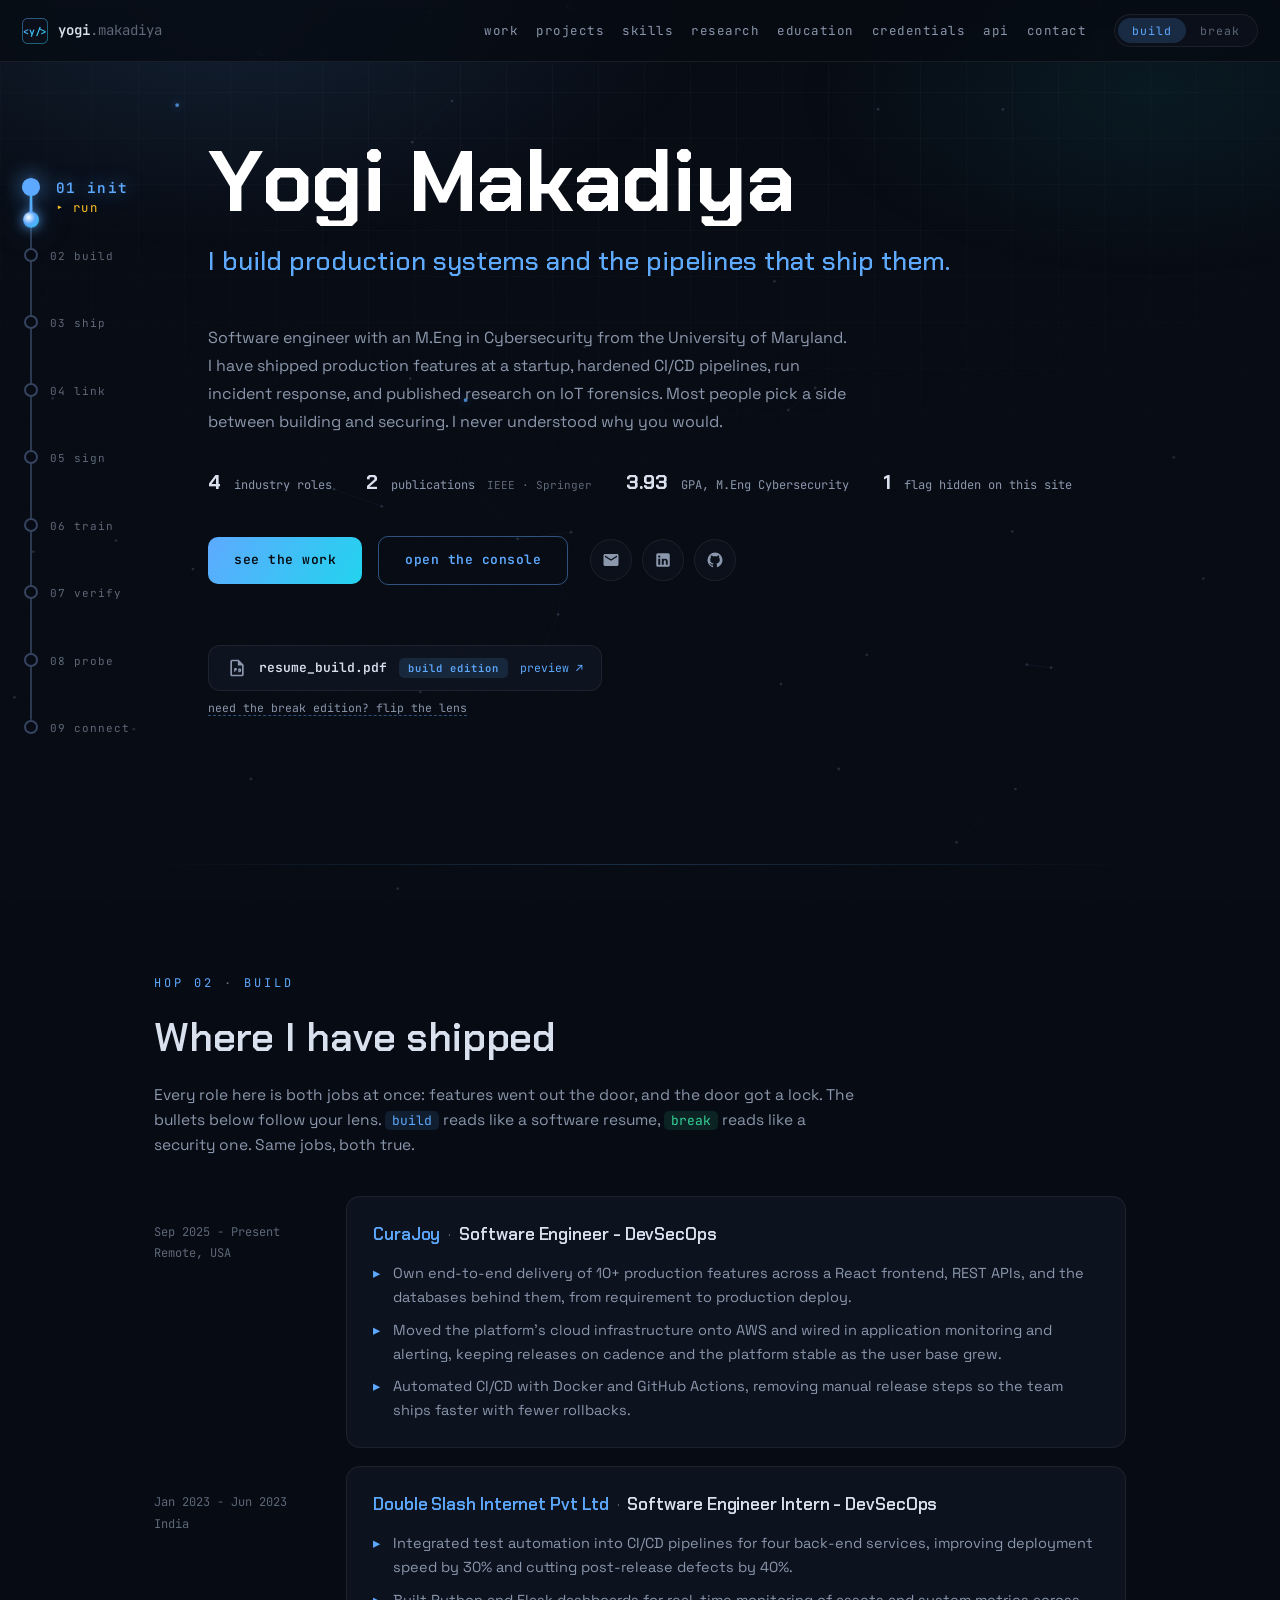
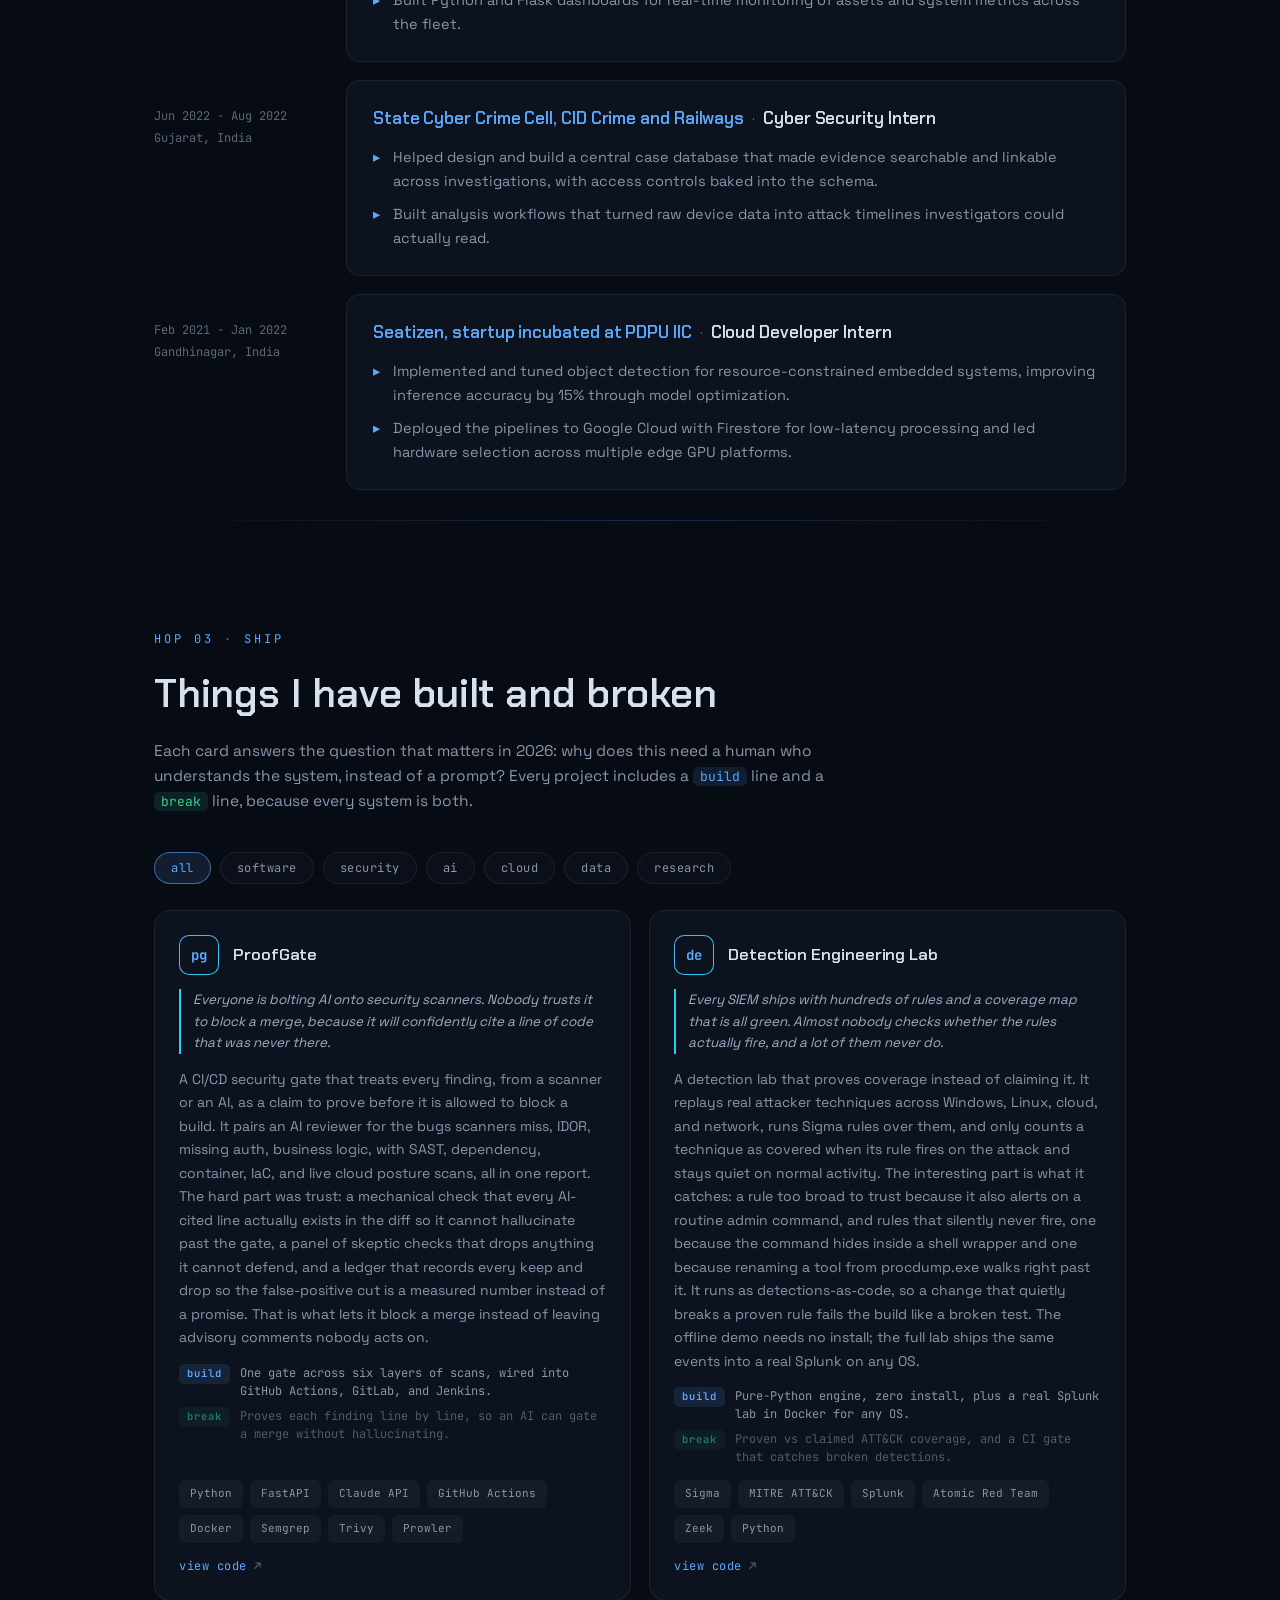
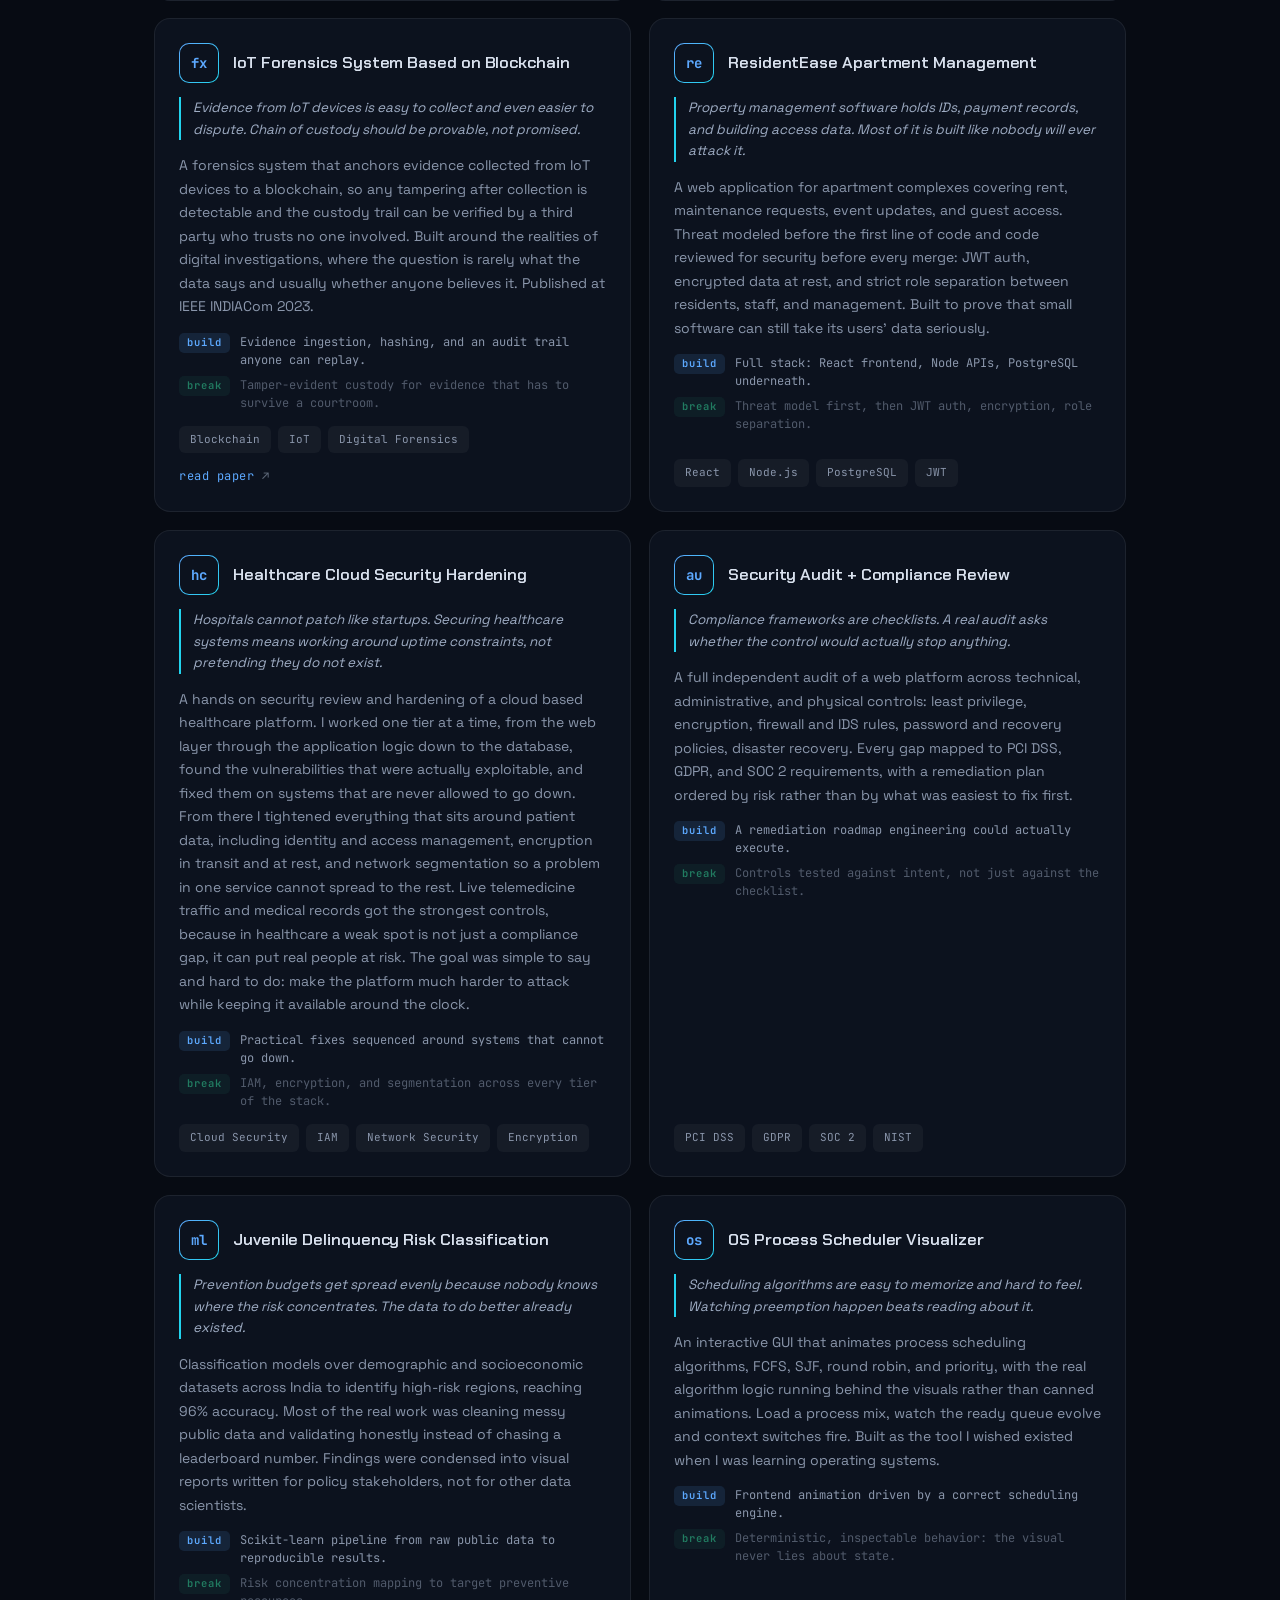
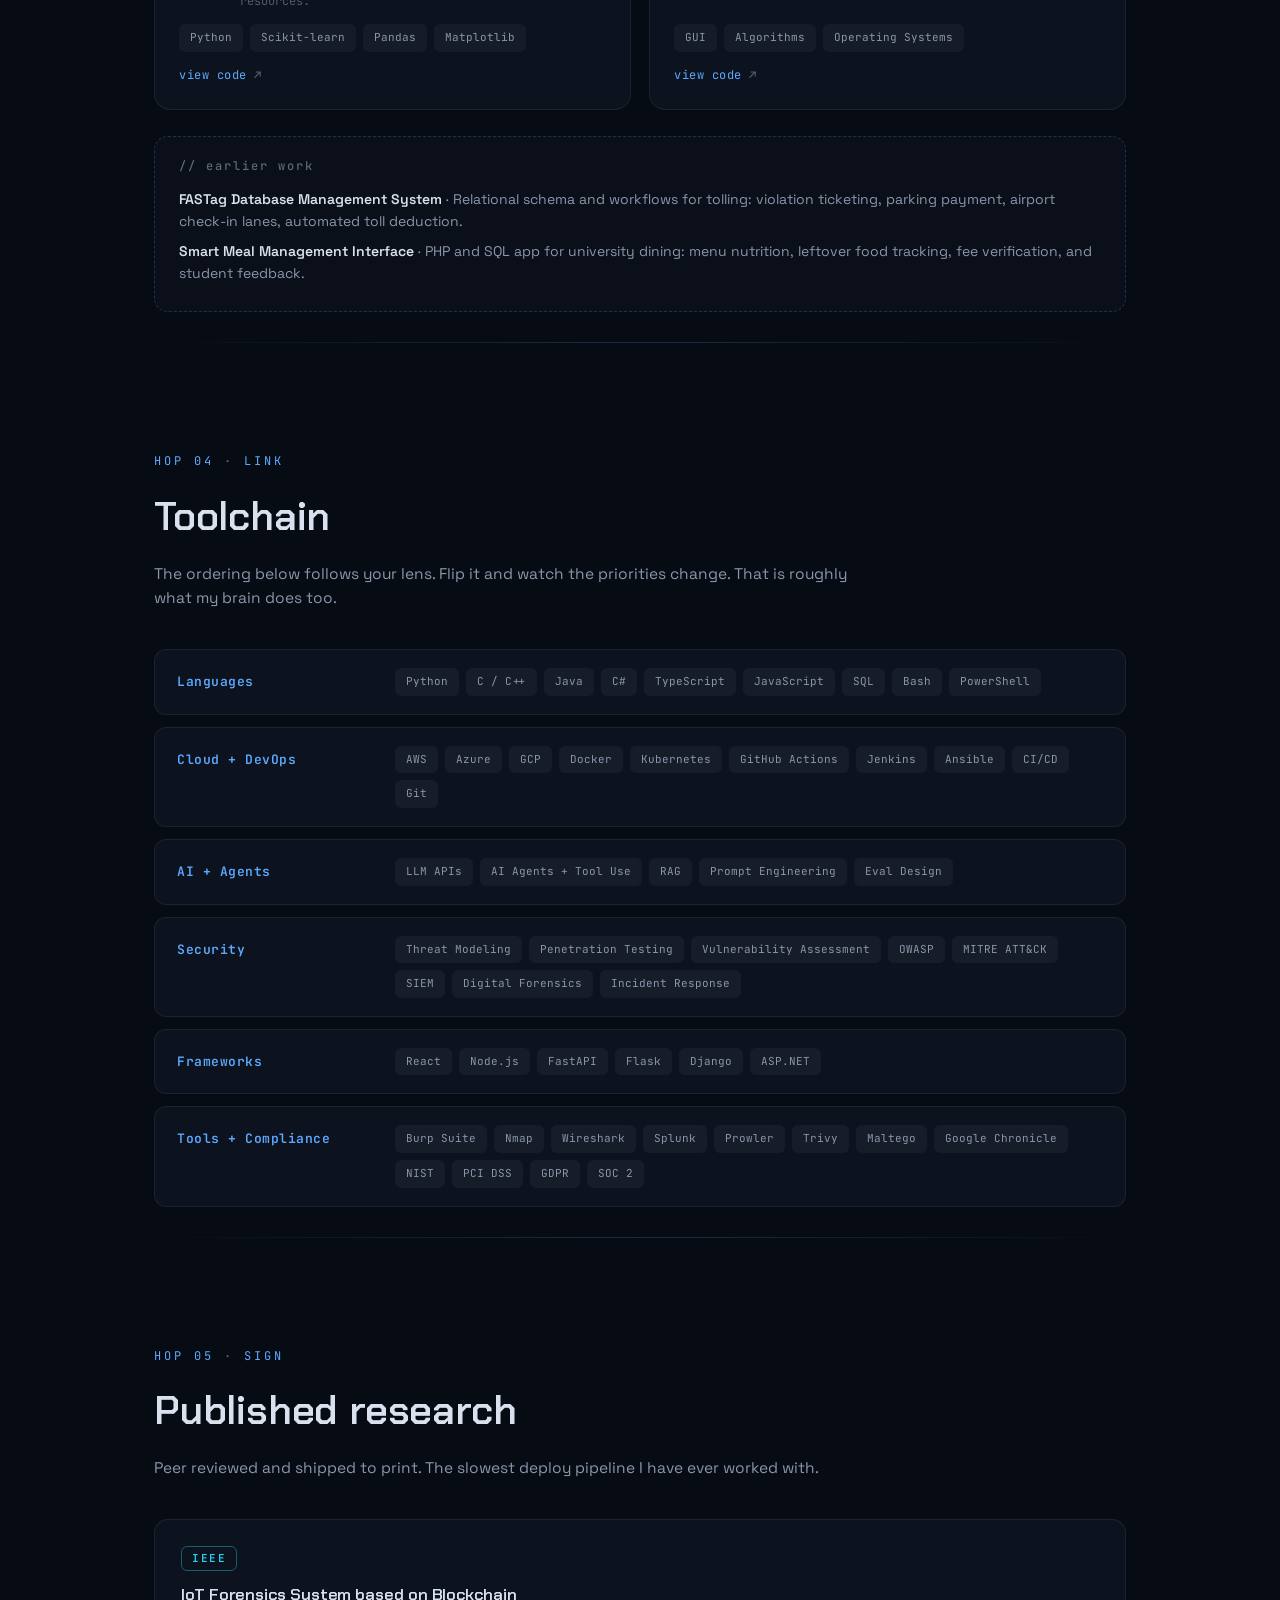
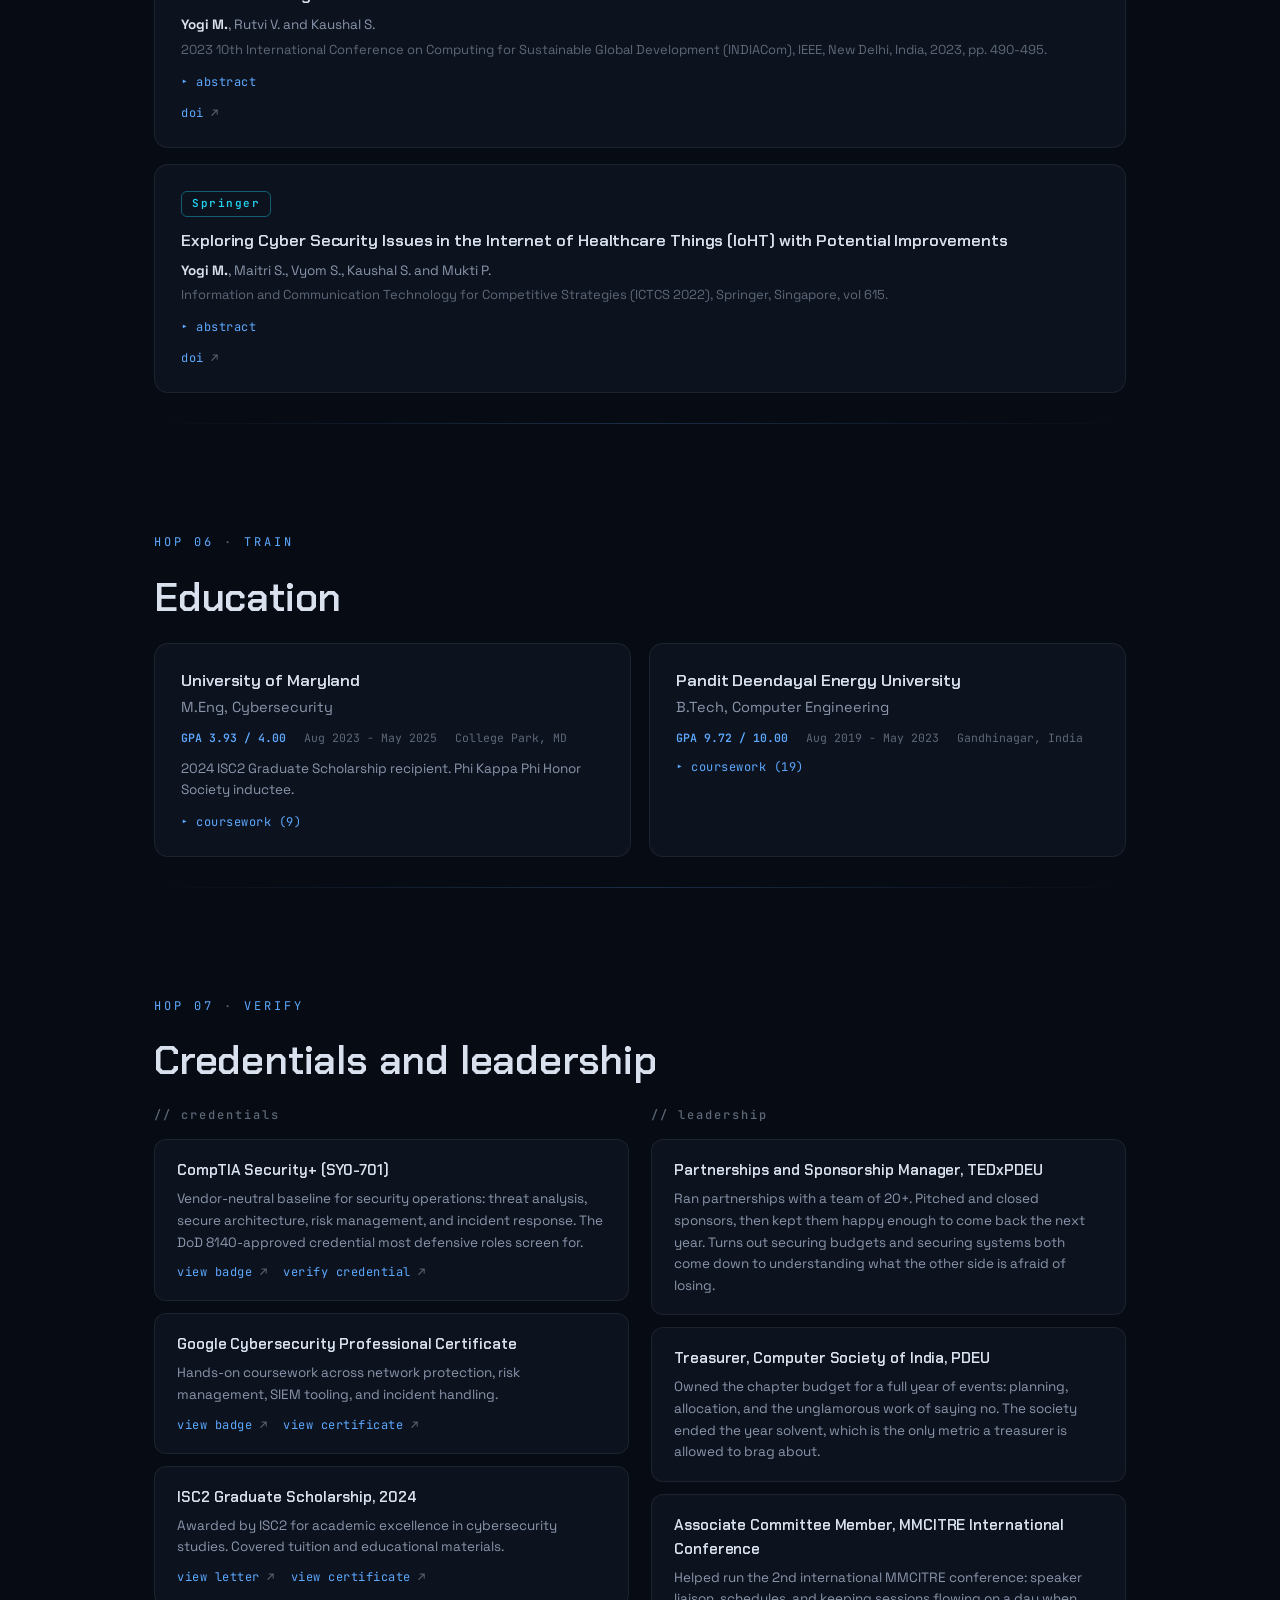
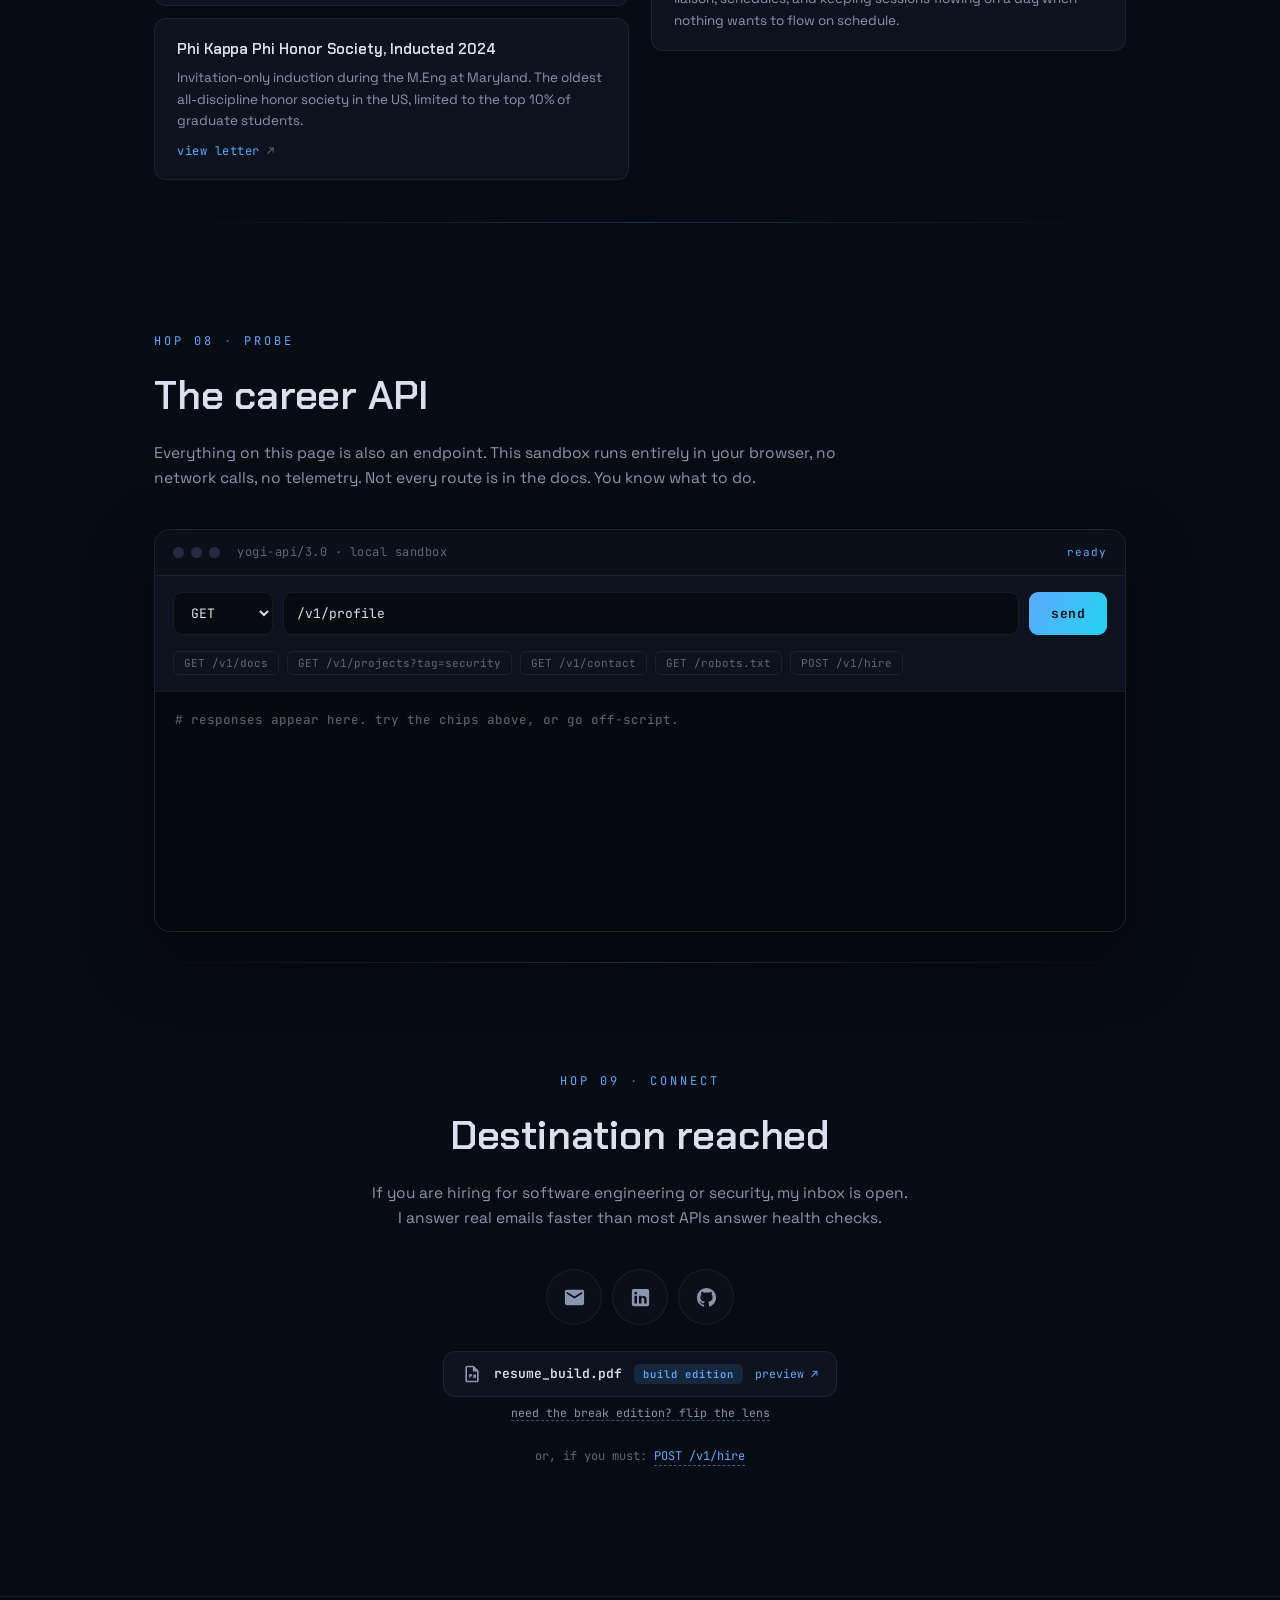
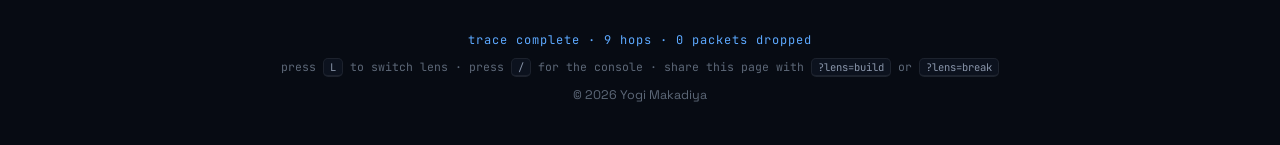
<file: index.html>
<!DOCTYPE html>
<html lang="en" data-lens="build">
<head>
  <meta charset="UTF-8">
  <meta name="viewport" content="width=device-width, initial-scale=1.0">
  <title>Yogi Makadiya · builds software, breaks software</title>
  <meta name="description" content="Software engineer and security engineer. M.Eng Cybersecurity (UMD). Ships production systems, hardens pipelines, publishes research. Two lenses, one person.">
  <meta property="og:title" content="Yogi Makadiya · builds software, breaks software">
  <meta property="og:description" content="One portfolio, two lenses. Trace the route from init to connect.">
  <meta property="og:type" content="website">
  <meta name="theme-color" content="#070b13">
  <link rel="icon" type="image/svg+xml" href="assets/favicon.svg">
  <link rel="preconnect" href="https://fonts.googleapis.com">
  <link rel="preconnect" href="https://fonts.gstatic.com" crossorigin>
  <link href="https://fonts.googleapis.com/css2?family=Chakra+Petch:wght@400;500;600;700&family=Space+Grotesk:wght@400;500;600;700&family=JetBrains+Mono:ital,wght@0,400;0,500;0,600;1,400&display=swap" rel="stylesheet">
  <link rel="stylesheet" href="css/style.css">
</head>
<body>

  <!-- thin scroll progress bar, shown when the rail is hidden (smaller screens) -->
  <div id="progress" aria-hidden="true"></div>

  <!-- the route HUD: a fixed pipeline tracker. passed stages stay marked -->
  <div id="rail" aria-hidden="true">
    <div class="rail-line"></div>
    <div class="rail-fill"></div>
    <div class="rail-packet"><span class="packet-core"></span></div>
  </div>

  <nav id="nav">
    <a class="logo" href="#top" aria-label="home">
      <svg width="26" height="26" viewBox="0 0 64 64" aria-hidden="true">
        <rect width="64" height="64" rx="14" fill="#0a0f1a"/>
        <rect x="1" y="1" width="62" height="62" rx="13" fill="none" stroke="url(#logograd)" stroke-width="2" opacity=".6"/>
        <defs><linearGradient id="logograd" x1="0" y1="0" x2="1" y2="1">
          <stop offset="0" stop-color="var(--acc)"/><stop offset="1" stop-color="var(--acc2)"/>
        </linearGradient></defs>
        <text x="32" y="42" font-family="'JetBrains Mono', monospace" font-size="24" font-weight="700" text-anchor="middle" fill="url(#logograd)">&lt;y/&gt;</text>
      </svg>
      <span class="logo-text">yogi<span class="logo-dim">.makadiya</span></span>
    </a>

    <div class="nav-links" id="navLinks">
      <a href="#experience">work</a>
      <a href="#projects">projects</a>
      <a href="#skills">skills</a>
      <a href="#research">research</a>
      <a href="#education">education</a>
      <a href="#beyond">credentials</a>
      <a href="#console">api</a>
      <a href="#contact">contact</a>
    </div>

    <div class="nav-right">
      <div class="lens-toggle" role="group" aria-label="viewing lens" title="Same person, two lenses. Press L to switch.">
        <button class="lens-btn lens-build" data-set-lens="build" aria-pressed="true">build</button>
        <button class="lens-btn lens-break" data-set-lens="break" aria-pressed="false">break</button>
      </div>
      <button id="burger" aria-label="menu" aria-expanded="false" aria-controls="navLinks"><span></span><span></span><span></span></button>
    </div>
  </nav>

  <main id="top">

    <!-- ============ HOP 01 · INIT ============ -->
    <header class="hero section" data-stage="init">
      <div class="wrap">
        <h1 class="hero-name">Yogi Makadiya</h1>
        <h2 class="tagline" id="tagline">I build production systems and the pipelines that ship them.</h2>
        <p class="hero-sub">
          Software engineer with an M.Eng in Cybersecurity from the University of Maryland.
          I have shipped production features at a startup, hardened CI/CD pipelines, run incident
          response, and published research on IoT forensics. Most people pick a side between
          building and securing. I never understood why you would.
        </p>
        <div class="hero-stats" id="heroStats">
          <span><b>4</b> industry roles</span>
          <span><b>2</b> publications <i>IEEE · Springer</i></span>
          <span><b>3.93</b> GPA, M.Eng Cybersecurity</span>
          <span><b>1</b> flag hidden on this site</span>
        </div>
        <div class="hero-actions">
          <a class="btn btn-solid" href="#projects">see the work</a>
          <a class="btn btn-ghost" href="#console">open the console</a>
          <div class="hero-icons" id="heroIcons"></div>
        </div>
        <div class="resume-slot" data-resume-slot></div>
        <noscript>
          <p class="noscript-note">JavaScript is off, so the interactive parts will sit this one out.
          The important bits: yogimakadiya3 at gmail dot com · linkedin.com/in/yogibm · github.com/yogimy03</p>
        </noscript>
      </div>
    </header>

    <!-- ============ HOP 02 · BUILD ============ -->
    <section id="experience" class="section" data-stage="build">
      <div class="wrap">
        <p class="kicker mono">hop 02 <span class="k-sep">·</span> build</p>
        <h2 class="section-title">Where I have shipped</h2>
        <p class="section-sub">Every role here is both jobs at once: features went out the door, and the door got a lock.
        The bullets below follow your lens. <span class="inline-build mono">build</span> reads like a software resume,
        <span class="inline-break mono">break</span> reads like a security one. Same jobs, both true.</p>
        <div class="timeline" id="timeline"></div>
      </div>
    </section>

    <!-- ============ HOP 03 · SHIP ============ -->
    <section id="projects" class="section" data-stage="ship">
      <div class="wrap">
        <p class="kicker mono">hop 03 <span class="k-sep">·</span> ship</p>
        <h2 class="section-title">Things I have built and broken</h2>
        <p class="section-sub">
          Each card answers the question that matters in 2026: why does this need a human who understands
          the system, instead of a prompt? Every project includes a <span class="inline-build mono">build</span> line and a
          <span class="inline-break mono">break</span> line, because every system is both.
        </p>
        <div class="filters mono" id="filters"></div>
        <div class="grid" id="projectGrid"></div>
        <div class="earlier" id="earlier"></div>
      </div>
    </section>

    <!-- ============ HOP 04 · LINK ============ -->
    <section id="skills" class="section" data-stage="link">
      <div class="wrap">
        <p class="kicker mono">hop 04 <span class="k-sep">·</span> link</p>
        <h2 class="section-title">Toolchain</h2>
        <p class="section-sub">The ordering below follows your lens. Flip it and watch the priorities change. That is roughly what my brain does too.</p>
        <div class="skill-groups" id="skillGroups"></div>
      </div>
    </section>

    <!-- ============ HOP 05 · SIGN ============ -->
    <section id="research" class="section" data-stage="sign">
      <div class="wrap">
        <p class="kicker mono">hop 05 <span class="k-sep">·</span> sign</p>
        <h2 class="section-title">Published research</h2>
        <p class="section-sub">Peer reviewed and shipped to print. The slowest deploy pipeline I have ever worked with.</p>
        <div class="pub-list" id="pubList"></div>
      </div>
    </section>

    <!-- ============ HOP 06 · TRAIN ============ -->
    <section id="education" class="section" data-stage="train">
      <div class="wrap">
        <p class="kicker mono">hop 06 <span class="k-sep">·</span> train</p>
        <h2 class="section-title">Education</h2>
        <div class="edu-list" id="eduList"></div>
      </div>
    </section>

    <!-- ============ HOP 07 · VERIFY ============ -->
    <section id="beyond" class="section" data-stage="verify">
      <div class="wrap">
        <p class="kicker mono">hop 07 <span class="k-sep">·</span> verify</p>
        <h2 class="section-title">Credentials and leadership</h2>
        <div class="beyond-cols">
          <div class="beyond-col" id="credentials">
            <h3 class="beyond-head mono">// credentials</h3>
            <div id="credList"></div>
          </div>
          <div class="beyond-col" id="leadership">
            <h3 class="beyond-head mono">// leadership</h3>
            <div id="leadList"></div>
          </div>
        </div>
      </div>
    </section>

    <!-- ============ HOP 08 · PROBE ============ -->
    <section id="console" class="section" data-stage="probe">
      <div class="wrap">
        <p class="kicker mono">hop 08 <span class="k-sep">·</span> probe</p>
        <h2 class="section-title">The career API</h2>
        <p class="section-sub">
          Everything on this page is also an endpoint. This sandbox runs entirely in your browser,
          no network calls, no telemetry. Not every route is in the docs. You know what to do.
        </p>
        <div class="console-box">
          <div class="console-head mono">
            <span class="c-dot"></span><span class="c-dot"></span><span class="c-dot"></span>
            <span class="console-title">yogi-api/3.0 · local sandbox</span>
            <span class="console-status" id="consoleStatus">ready</span>
          </div>
          <form class="req-row" id="reqForm" autocomplete="off">
            <select id="reqMethod" class="mono" aria-label="HTTP method">
              <option>GET</option>
              <option>POST</option>
              <option>PUT</option>
              <option>DELETE</option>
            </select>
            <input id="reqPath" class="mono" type="text" value="/v1/profile" spellcheck="false" aria-label="request path">
            <button type="submit" class="btn btn-solid btn-send mono">send</button>
          </form>
          <div class="hint-chips mono" id="hintChips"></div>
          <pre class="resp mono" id="respPane"><span class="resp-dim"># responses appear here. try the chips above, or go off-script.</span></pre>
        </div>
      </div>
    </section>

    <!-- ============ HOP 09 · CONNECT ============ -->
    <section id="contact" class="section" data-stage="connect">
      <div class="wrap contact-wrap">
        <p class="kicker mono">hop 09 <span class="k-sep">·</span> connect</p>
        <h2 class="section-title">Destination reached</h2>
        <p class="section-sub contact-sub">
          If you are hiring for software engineering or security, my inbox is open.
          I answer real emails faster than most APIs answer health checks.
        </p>
        <div class="contact-actions" id="contactActions"></div>
        <div class="resume-slot resume-slot-center" data-resume-slot></div>
        <p class="contact-alt mono">or, if you must: <button class="linklike mono" id="hireShortcut">POST /v1/hire</button></p>
      </div>
    </section>

  </main>

  <footer>
    <div class="wrap foot-wrap">
      <p class="mono foot-trace" id="footTrace">trace complete · 9 hops · 0 packets dropped</p>
      <p class="mono foot-tips">press <kbd>L</kbd> to switch lens · press <kbd>/</kbd> for the console · share this page with <kbd>?lens=build</kbd> or <kbd>?lens=break</kbd></p>
      <p class="foot-meta">© 2026 Yogi Makadiya</p>
    </div>
  </footer>

  <!-- resume preview: opens from the resume artifact, previews the PDF inline -->
  <div id="resumeModal" class="rm-overlay" hidden>
    <div class="rm-box" role="dialog" aria-modal="true" aria-label="resume preview">
      <div class="rm-head mono">
        <span class="rm-file" id="rmFile">resume.pdf</span>
        <span class="ra-tag" id="rmTag"></span>
        <span class="rm-spacer"></span>
        <button class="rm-switch mono" id="rmSwitch" hidden></button>
        <a class="rm-dl mono" id="rmDownload" href="#" target="_blank" rel="noopener" download>download ↓</a>
        <button class="rm-close" id="rmClose" aria-label="close preview">✕</button>
      </div>
      <div class="rm-body" id="rmBody"></div>
      <p class="rm-note mono">preview not loading? the download button opens the file directly.</p>
    </div>
  </div>

  <script src="js/data.js"></script>
  <script src="js/api.js"></script>
  <script src="js/main.js"></script>
</body>
</html>
</file>
<file: css/style.css>
/* ============================================================
   style.css - dark, technical, two-lens theme.
   The lens (build/break) swaps --acc / --acc2 on <html data-lens>.
   ============================================================ */

:root {
  --bg: #070b13;
  --panel: #0c121e;
  --panel-2: #0a0f19;
  --line: rgba(255, 255, 255, 0.07);
  --text: #d9e1ee;
  --muted: #8a96ab;
  --dim: #5d6878;

  /* type system: Chakra Petch = squared HUD display, Space Grotesk = body,
     JetBrains Mono = terminal/readouts. */
  --font-display: "Chakra Petch", "Space Grotesk", system-ui, sans-serif;
  --font-body: "Space Grotesk", system-ui, sans-serif;
  --font-mono: "JetBrains Mono", ui-monospace, Menlo, monospace;
}

html[data-lens="build"] {
  --acc: #5da9ff;
  --acc2: #22d3ee;
}
html[data-lens="break"] {
  --acc: #34d399;
  --acc2: #a3e635;
}

* { margin: 0; padding: 0; box-sizing: border-box; }

html { scroll-behavior: smooth; }

body {
  background: var(--bg);
  color: var(--text);
  font-family: var(--font-body);
  line-height: 1.6;
  overflow-x: hidden;
}

/* faint blueprint grid + lens-colored glow */
body::before {
  content: "";
  position: fixed;
  inset: 0;
  background-image:
    linear-gradient(rgba(255, 255, 255, 0.022) 1px, transparent 1px),
    linear-gradient(90deg, rgba(255, 255, 255, 0.022) 1px, transparent 1px);
  background-size: 46px 46px;
  -webkit-mask-image: radial-gradient(ellipse 90% 65% at 50% 0%, #000 35%, transparent 100%);
  mask-image: radial-gradient(ellipse 90% 65% at 50% 0%, #000 35%, transparent 100%);
  pointer-events: none;
  z-index: 0;
}
body::after {
  content: "";
  position: fixed;
  inset: 0;
  background:
    radial-gradient(ellipse 55% 40% at 18% 0%, color-mix(in srgb, var(--acc) 13%, transparent), transparent 70%),
    radial-gradient(ellipse 40% 30% at 90% 10%, color-mix(in srgb, var(--acc2) 7%, transparent), transparent 70%);
  pointer-events: none;
  z-index: 0;
  transition: background 0.6s ease;
}

::selection { background: color-mix(in srgb, var(--acc) 35%, transparent); color: #fff; }

::-webkit-scrollbar { width: 10px; height: 10px; }
::-webkit-scrollbar-track { background: var(--bg); }
::-webkit-scrollbar-thumb { background: #1c2433; border-radius: 6px; border: 2px solid var(--bg); }
::-webkit-scrollbar-thumb:hover { background: #2a3447; }

.mono { font-family: var(--font-mono); }

summary::-webkit-details-marker { display: none; }

a { color: var(--acc); text-decoration: none; }
a:hover { text-decoration: underline; }

main, footer, nav { position: relative; z-index: 1; }

.wrap { max-width: 1020px; margin: 0 auto; padding: 0 24px; }

/* ===================== progress bar (small screens) ===================== */

#progress {
  position: fixed;
  top: 0; left: 0;
  width: 100%; height: 3px;
  background: linear-gradient(90deg, var(--acc), var(--acc2));
  transform: scaleX(0);
  transform-origin: left;
  z-index: 60;
  display: none;
}
@media (max-width: 1279px) { #progress { display: block; } }

/* ===================== the route HUD =====================
   Fixed to the viewport: passed stages stay marked, the current
   stage glows, the line fills up behind the packet. */

#rail {
  position: fixed;
  left: 30px;
  top: 50%;
  transform: translateY(-50%);
  height: min(60vh, 540px);
  width: 2px;
  z-index: 40;
  display: none;
  pointer-events: none;
}
@media (min-width: 1280px) { #rail { display: block; } }

.rail-line {
  position: absolute;
  inset: 0;
  width: 2px;
  border-radius: 2px;
  background: #2c3850;
}

.rail-fill {
  position: absolute;
  top: 0; left: 0;
  width: 2px;
  height: 0;
  border-radius: 2px;
  background: linear-gradient(180deg, var(--acc2), var(--acc));
  box-shadow: 0 0 9px color-mix(in srgb, var(--acc) 55%, transparent);
}

.rail-node {
  position: absolute;
  left: -6px;
  width: 14px; height: 14px;
  border-radius: 50%;
  background: var(--bg);
  border: 2px solid #364360;
  cursor: pointer;
  pointer-events: auto;
  transition: border-color 0.3s ease, background 0.3s ease, box-shadow 0.3s ease, transform 0.3s ease;
}
.rail-node:hover { border-color: var(--acc); }
.rail-node .rail-label {
  position: absolute;
  left: 24px;
  top: -2px;
  font-family: "JetBrains Mono", monospace;
  font-size: 11px;
  letter-spacing: 1px;
  color: #5d6878;
  white-space: nowrap;
  transition: color 0.3s ease, text-shadow 0.3s ease;
}
.rail-node.lit {
  border-color: var(--acc);
  background: color-mix(in srgb, var(--acc) 40%, var(--bg));
  box-shadow: 0 0 8px color-mix(in srgb, var(--acc) 45%, transparent);
}
.rail-node.lit .rail-label { color: color-mix(in srgb, var(--acc) 80%, #fff); }
.rail-node.now {
  transform: scale(1.3);
  background: var(--acc);
  box-shadow: 0 0 16px color-mix(in srgb, var(--acc) 80%, transparent);
}

/* test-runner verdicts under each stage label */
.rail-node .rail-check,
.rail-node .rail-run {
  position: absolute;
  left: 24px;
  top: 13px;
  font-family: "JetBrains Mono", monospace;
  font-size: 9.5px;
  letter-spacing: 0.5px;
  white-space: nowrap;
  opacity: 0;
  transform: translateY(-4px);
  transition: opacity 0.3s ease, transform 0.3s ease;
  pointer-events: none;
}
.rail-node .rail-check { color: #34d399; }
.rail-node .rail-run { color: #fbbf24; }
.rail-node.done .rail-check { opacity: 1; transform: none; }
.rail-node.now:not(.done) .rail-run { opacity: 1; transform: none; }
.rail-node.now .rail-label {
  color: var(--acc);
  font-weight: 600;
  text-shadow: 0 0 14px color-mix(in srgb, var(--acc) 70%, transparent);
}

.rail-packet {
  position: absolute;
  left: -7px;
  top: 0;
  width: 16px; height: 16px;
  will-change: transform;
  transition: transform 0.12s linear;
  transform-origin: center;
}
.rail-packet::before {
  /* the trail */
  content: "";
  position: absolute;
  left: 6px;
  bottom: 14px;
  width: 4px; height: 42px;
  border-radius: 4px;
  background: linear-gradient(180deg, transparent, color-mix(in srgb, var(--acc) 55%, transparent));
}
.packet-core {
  display: block;
  width: 16px; height: 16px;
  border-radius: 50%;
  background: radial-gradient(circle at 35% 35%, #fff, var(--acc) 45%, var(--acc2));
  box-shadow:
    0 0 12px color-mix(in srgb, var(--acc) 90%, transparent),
    0 0 34px color-mix(in srgb, var(--acc) 45%, transparent);
  animation: packet-breathe 1.6s ease-in-out infinite;
}
@keyframes packet-breathe {
  0%, 100% { transform: scale(1); }
  50% { transform: scale(1.18); }
}

/* ===================== nav ===================== */

#nav {
  position: fixed;
  top: 0; left: 0; right: 0;
  height: 62px;
  display: flex;
  align-items: center;
  gap: 28px;
  padding: 0 22px;
  background: color-mix(in srgb, var(--bg) 82%, transparent);
  backdrop-filter: blur(14px);
  -webkit-backdrop-filter: blur(14px);
  border-bottom: 1px solid var(--line);
  z-index: 50;
}

.logo {
  display: flex;
  align-items: center;
  gap: 10px;
  text-decoration: none !important;
}
.logo-text {
  font-family: "JetBrains Mono", monospace;
  font-size: 14px;
  font-weight: 600;
  color: var(--text);
}
.logo-dim { color: var(--dim); font-weight: 400; }

.nav-links {
  display: flex;
  gap: 18px;
  margin-left: auto;
}
.nav-links a {
  font-family: "JetBrains Mono", monospace;
  font-size: 12.5px;
  color: var(--muted);
  text-decoration: none;
  letter-spacing: 0.5px;
  transition: color 0.2s;
}
.nav-links a:hover { color: var(--acc); text-decoration: none; }

.nav-right { display: flex; align-items: center; gap: 14px; margin-left: 0; }
.nav-links + .nav-right { margin-left: 0; }

.lens-toggle {
  display: flex;
  border: 1px solid var(--line);
  border-radius: 999px;
  padding: 3px;
  background: var(--panel-2);
}
.lens-btn {
  font-family: "JetBrains Mono", monospace;
  font-size: 11.5px;
  letter-spacing: 1px;
  padding: 5px 14px;
  border: none;
  border-radius: 999px;
  background: transparent;
  color: var(--dim);
  cursor: pointer;
  transition: all 0.25s ease;
}
html[data-lens="build"] .lens-btn.lens-build,
html[data-lens="break"] .lens-btn.lens-break {
  background: color-mix(in srgb, var(--acc) 18%, transparent);
  color: var(--acc);
}

#burger {
  display: none;
  flex-direction: column;
  gap: 4px;
  background: none;
  border: none;
  cursor: pointer;
  padding: 6px;
}
#burger span { width: 20px; height: 2px; background: var(--muted); border-radius: 2px; }

@media (max-width: 859px) {
  #burger { display: flex; }
  .nav-links {
    position: fixed;
    top: 62px; right: 0;
    flex-direction: column;
    background: var(--panel);
    border: 1px solid var(--line);
    border-right: none;
    border-radius: 0 0 0 14px;
    padding: 14px 28px;
    gap: 4px;
    max-height: calc(100vh - 80px);
    overflow-y: auto;
    transform: translateX(110%);
    visibility: hidden;
    transition: transform 0.3s ease, visibility 0s linear 0.3s;
  }
  .nav-links.open {
    transform: translateX(0);
    visibility: visible;
    transition: transform 0.3s ease;
  }
  .nav-links a { padding: 10px 0; }
}

/* ===================== sections ===================== */

.section { padding: 110px 0 30px; scroll-margin-top: 30px; }
.section:last-of-type { padding-bottom: 90px; }
#leadership { scroll-margin-top: 110px; }

.kicker {
  font-size: 12px;
  letter-spacing: 3px;
  text-transform: uppercase;
  color: var(--acc);
  margin-bottom: 12px;
}
.k-sep { color: var(--dim); }

.section-title {
  font-family: var(--font-display);
  font-size: clamp(1.75rem, 3.5vw, 2.5rem);
  font-weight: 600;
  letter-spacing: -0.005em;
  margin-bottom: 14px;
}

.section-sub {
  color: var(--muted);
  max-width: 700px;
  margin-bottom: 38px;
  font-size: 15.5px;
}

.inline-build, .inline-break { font-size: 13px; padding: 1px 7px; border-radius: 5px; }
.inline-build { color: #5da9ff; background: rgba(93, 169, 255, 0.12); }
.inline-break { color: #34d399; background: rgba(52, 211, 153, 0.12); }

/* reveal on scroll */
.reveal { opacity: 0; transform: translateY(20px); transition: opacity 0.6s ease, transform 0.6s ease; }
.reveal.in { opacity: 1; transform: none; }

/* ===================== hero ===================== */

.hero {
  min-height: 96vh;
  display: flex;
  align-items: center;
  padding-top: 130px;
}

/* pulse keyframe is used by the route-intro status dot (.ri-dot) */
@keyframes pulse {
  0% { box-shadow: 0 0 0 0 color-mix(in srgb, var(--acc) 55%, transparent); }
  70% { box-shadow: 0 0 0 9px transparent; }
  100% { box-shadow: 0 0 0 0 transparent; }
}

.hero-name {
  font-family: var(--font-display);
  font-size: clamp(2.9rem, 7.5vw, 5.4rem);
  font-weight: 700;
  letter-spacing: -0.015em;
  line-height: 1.02;
  margin-bottom: 14px;
  background: linear-gradient(120deg, #fff 40%, var(--acc) 70%, var(--acc2) 90%, #fff);
  background-size: 220% 100%;
  -webkit-background-clip: text;
  background-clip: text;
  -webkit-text-fill-color: transparent;
  color: transparent;
  animation: name-shimmer 9s ease-in-out infinite alternate;
  cursor: default;
}
@keyframes name-shimmer {
  0% { background-position: 0% 50%; }
  100% { background-position: 100% 50%; }
}
/* hex inspector: letters near the cursor reveal their byte value.
   NOTE: letters must never get position/transform, or Chromium drops
   the parent's background-clip:text painting. Color changes only. */
.hero-name .ltr {
  display: inline-block;
  white-space: pre;
  transition: -webkit-text-fill-color 0.1s ease;
}
.hero-name .ltr.hex {
  -webkit-text-fill-color: var(--acc);
}
.hero .wrap { position: relative; }
.hex-readout {
  position: absolute;
  transform: translateX(-50%);
  font-size: 11.5px;
  font-weight: 500;
  color: var(--acc2);
  background: var(--panel-2);
  border: 1px solid color-mix(in srgb, var(--acc2) 35%, transparent);
  border-radius: 6px;
  padding: 2px 9px;
  white-space: nowrap;
  pointer-events: none;
  z-index: 5;
}
.hex-readout[hidden] { display: none; }

.tagline {
  font-family: var(--font-display);
  font-size: clamp(1.15rem, 2.5vw, 1.65rem);
  font-weight: 500;
  color: var(--acc);
  min-height: 2.4em;
  margin-bottom: 20px;
}

.hero-sub {
  max-width: 640px;
  color: var(--muted);
  font-size: 16px;
  line-height: 1.75;
  margin-bottom: 30px;
}

.hero-stats {
  display: flex;
  flex-wrap: wrap;
  gap: 14px 34px;
  margin-bottom: 38px;
  font-family: "JetBrains Mono", monospace;
  font-size: 12px;
  color: var(--muted);
}
.hero-stats b {
  font-family: var(--font-display);
  font-size: 20px;
  color: var(--text);
  margin-right: 6px;
  font-weight: 700;
  font-variant-numeric: tabular-nums;
}
.hero-stats i { font-style: normal; color: var(--dim); margin-left: 5px; font-size: 11px; }

.hero-actions { display: flex; align-items: center; flex-wrap: wrap; gap: 16px; margin-bottom: 60px; }

.btn {
  display: inline-block;
  font-family: "JetBrains Mono", monospace;
  font-size: 13px;
  font-weight: 600;
  letter-spacing: 0.5px;
  padding: 13px 26px;
  border-radius: 10px;
  text-decoration: none !important;
  cursor: pointer;
  transition: transform 0.2s ease, box-shadow 0.2s ease, background 0.2s ease;
}
.btn-solid {
  background: linear-gradient(120deg, var(--acc), var(--acc2));
  color: #06090f;
  border: none;
}
.btn-solid:hover {
  transform: translateY(-2px);
  box-shadow: 0 8px 28px color-mix(in srgb, var(--acc) 35%, transparent);
}
.btn-ghost {
  background: transparent;
  color: var(--acc);
  border: 1px solid color-mix(in srgb, var(--acc) 45%, transparent);
}
.btn-ghost:hover { background: color-mix(in srgb, var(--acc) 10%, transparent); transform: translateY(-2px); }

.hero-icons { display: flex; gap: 10px; margin-left: 6px; }
.hero-icons a {
  display: flex;
  align-items: center;
  justify-content: center;
  width: 42px; height: 42px;
  border-radius: 50%;
  border: 1px solid var(--line);
  background: var(--panel-2);
  color: var(--muted);
  transition: all 0.2s ease;
}
.hero-icons a:hover { color: var(--acc); border-color: var(--acc); transform: translateY(-2px); text-decoration: none; }
.hero-icons svg { width: 18px; height: 18px; fill: currentColor; }
.icons-lg a { width: 56px; height: 56px; }
.icons-lg svg { width: 23px; height: 23px; }

/* ---------- the resume artifact: a file row that names its edition ---------- */
.resume-slot { margin-bottom: 50px; }
.resume-slot-center {
  margin: 0 0 26px;
  display: flex;
  flex-direction: column;
  align-items: center;
  gap: 8px;
}

.resume-art {
  display: inline-flex;
  align-items: center;
  gap: 12px;
  padding: 12px 18px;
  border-radius: 12px;
  border: 1px solid var(--line);
  background: var(--panel);
  text-decoration: none !important;
  font-family: "JetBrains Mono", monospace;
  cursor: pointer;
  color: inherit;
  text-align: left;
  transition: transform 0.2s ease, border-color 0.2s ease, box-shadow 0.2s ease;
}
.resume-art:hover {
  transform: translateY(-2px);
  border-color: var(--acc);
  box-shadow: 0 10px 30px color-mix(in srgb, var(--acc) 20%, transparent);
}
.ra-icon { width: 20px; height: 20px; color: var(--muted); flex: none; }
.ra-file { font-size: 13px; font-weight: 600; color: var(--text); }
.ra-tag {
  font-size: 10.5px;
  font-weight: 600;
  letter-spacing: 1px;
  padding: 3px 9px;
  border-radius: 5px;
}
.resume-art.ra-build .ra-tag { color: #5da9ff; background: rgba(93, 169, 255, 0.13); }
.resume-art.ra-break .ra-tag { color: #34d399; background: rgba(52, 211, 153, 0.13); }
.ra-dl { font-size: 11.5px; color: var(--acc); }
.ra-dl::after { content: " ↗"; }

/* standalone edition tags (used inside the preview modal head) */
.rt-build { color: #5da9ff; background: rgba(93, 169, 255, 0.13); }
.rt-break { color: #34d399; background: rgba(52, 211, 153, 0.13); }

/* ---------- resume preview modal ---------- */
.rm-overlay {
  position: fixed;
  inset: 0;
  z-index: 100;
  background: rgba(4, 7, 12, 0.78);
  backdrop-filter: blur(7px);
  -webkit-backdrop-filter: blur(7px);
  display: flex;
  align-items: center;
  justify-content: center;
  padding: 18px;
}
.rm-overlay[hidden] { display: none; }
.rm-box {
  width: min(880px, 100%);
  height: min(88vh, 1000px);
  display: flex;
  flex-direction: column;
  background: var(--panel);
  border: 1px solid var(--line);
  border-radius: 16px;
  overflow: hidden;
  box-shadow: 0 30px 90px rgba(0, 0, 0, 0.6);
}
.rm-head {
  display: flex;
  align-items: center;
  flex-wrap: wrap;
  gap: 12px;
  padding: 12px 16px;
  border-bottom: 1px solid var(--line);
  background: var(--panel-2);
  font-size: 12px;
}
.rm-file { font-weight: 600; color: var(--text); font-size: 13px; }
.rm-spacer { flex: 1; }
.rm-switch {
  background: none;
  border: none;
  cursor: pointer;
  font-size: 11.5px;
  color: var(--muted);
  border-bottom: 1px dashed color-mix(in srgb, var(--acc) 45%, transparent);
  padding: 0 0 1px;
}
.rm-switch:hover { color: var(--acc); }
.rm-dl {
  font-size: 12px;
  font-weight: 600;
  color: var(--acc);
  border: 1px solid color-mix(in srgb, var(--acc) 50%, transparent);
  border-radius: 8px;
  padding: 6px 14px;
  text-decoration: none !important;
}
.rm-dl:hover { background: color-mix(in srgb, var(--acc) 12%, transparent); }
.rm-close {
  background: none;
  border: none;
  color: var(--muted);
  font-size: 15px;
  cursor: pointer;
  padding: 4px 9px;
  border-radius: 7px;
}
.rm-close:hover { color: var(--text); background: rgba(255, 255, 255, 0.06); }
.rm-body { flex: 1; background: #06080e; }
.rm-body iframe { width: 100%; height: 100%; border: none; display: block; }
.rm-note {
  padding: 9px 16px;
  font-size: 11px;
  color: var(--dim);
  border-top: 1px solid var(--line);
}

.ra-flip, .ra-note {
  display: block;
  margin-top: 9px;
  font-size: 11.5px;
  color: var(--dim);
}
.ra-flip {
  background: none;
  border: none;
  cursor: pointer;
  padding: 0;
  border-bottom: 1px dashed color-mix(in srgb, var(--acc) 45%, transparent);
  color: var(--muted);
  width: fit-content;
}
.ra-flip:hover { color: var(--acc); }
.resume-slot-center .ra-flip, .resume-slot-center .ra-note { margin-top: 0; }

.scroll-hint { font-size: 11px; letter-spacing: 2px; color: var(--dim); }
.hint-arrow { display: inline-block; animation: bob 1.6s ease-in-out infinite; }
@keyframes bob { 0%, 100% { transform: translateY(0); } 50% { transform: translateY(4px); } }

.noscript-note { margin-top: 20px; color: var(--muted); font-size: 14px; }

/* ===================== experience ===================== */

.timeline { display: flex; flex-direction: column; gap: 18px; }

.t-item {
  display: grid;
  grid-template-columns: 170px 1fr;
  gap: 22px;
}
.t-when {
  font-family: "JetBrains Mono", monospace;
  font-size: 12px;
  color: var(--dim);
  padding-top: 26px;
  line-height: 1.8;
}
.t-card {
  background: var(--panel);
  border: 1px solid var(--line);
  border-radius: 14px;
  padding: 24px 26px;
  transition: border-color 0.25s ease;
}
.t-card:hover { border-color: color-mix(in srgb, var(--acc) 40%, var(--line)); }
.t-role { font-size: 17px; font-weight: 600; }
.t-co { color: var(--acc); font-weight: 600; }
.t-sep { color: var(--dim); font-weight: 400; padding: 0 8px; }
.t-card ul { list-style: none; margin-top: 14px; display: flex; flex-direction: column; gap: 9px; }
/* the lens picks which bullet set renders */
html[data-lens="build"] .t-card ul.b-break { display: none; }
html[data-lens="break"] .t-card ul.b-build { display: none; }
.t-card ul.b-build, .t-card ul.b-break { animation: bullets-in 0.4s ease; }
@keyframes bullets-in {
  from { opacity: 0; transform: translateY(6px); }
  to { opacity: 1; transform: none; }
}
.t-card li {
  position: relative;
  padding-left: 20px;
  color: var(--muted);
  font-size: 14.5px;
  line-height: 1.65;
}
.t-card li::before {
  content: "▸";
  position: absolute;
  left: 0;
  color: var(--acc);
}

@media (max-width: 700px) {
  .t-item { grid-template-columns: 1fr; gap: 6px; }
  .t-when { padding-top: 0; }
}

/* ===================== projects ===================== */

.filters { display: flex; flex-wrap: wrap; gap: 9px; margin-bottom: 26px; }
.f-chip {
  font-family: "JetBrains Mono", monospace;
  font-size: 12px;
  letter-spacing: 0.5px;
  padding: 7px 16px;
  border-radius: 999px;
  border: 1px solid var(--line);
  background: var(--panel-2);
  color: var(--muted);
  cursor: pointer;
  transition: all 0.2s ease;
}
.f-chip:hover { color: var(--text); border-color: #324158; }
.f-chip.active {
  color: var(--acc);
  border-color: color-mix(in srgb, var(--acc) 55%, transparent);
  background: color-mix(in srgb, var(--acc) 12%, transparent);
}

.grid {
  display: grid;
  grid-template-columns: repeat(2, 1fr);
  gap: 18px;
}
@media (max-width: 859px) { .grid { grid-template-columns: 1fr; } }

.card {
  background: var(--panel);
  border: 1px solid var(--line);
  border-radius: 16px;
  padding: 24px;
  display: flex;
  flex-direction: column;
  gap: 14px;
  transition: transform 0.25s ease, border-color 0.25s ease, box-shadow 0.25s ease;
}
.card:hover {
  transform: translateY(-3px);
  border-color: color-mix(in srgb, var(--acc) 45%, var(--line));
  box-shadow: 0 14px 40px rgba(0, 0, 0, 0.45);
}
.card.hidden { display: none; }

.card-top { display: flex; align-items: center; gap: 14px; }
.tile {
  flex: none;
  width: 40px; height: 40px;
  display: flex;
  align-items: center;
  justify-content: center;
  border-radius: 10px;
  font-family: "JetBrains Mono", monospace;
  font-size: 14px;
  font-weight: 700;
  color: var(--acc);
  background:
    linear-gradient(var(--panel), var(--panel)) padding-box,
    linear-gradient(135deg, var(--acc), var(--acc2)) border-box;
  border: 1.5px solid transparent;
}
.card h3 { font-size: 16.5px; font-weight: 600; line-height: 1.35; }

.why {
  font-size: 13.5px;
  font-style: italic;
  color: #9fadc4;
  border-left: 2px solid var(--acc2);
  padding-left: 12px;
  line-height: 1.6;
}

.desc { font-size: 14px; color: var(--muted); line-height: 1.68; }

.dual { display: flex; flex-direction: column; gap: 7px; }
.dual-line {
  display: flex;
  gap: 10px;
  align-items: baseline;
  font-family: "JetBrains Mono", monospace;
  font-size: 12px;
  color: var(--muted);
  opacity: 0.55;
  transition: opacity 0.3s ease;
  line-height: 1.5;
}
.dual-line .d-tag {
  flex: none;
  font-size: 10.5px;
  font-weight: 600;
  letter-spacing: 1px;
  padding: 2px 8px;
  border-radius: 5px;
}
.dual-line.d-build .d-tag { color: #5da9ff; background: rgba(93, 169, 255, 0.12); }
.dual-line.d-break .d-tag { color: #34d399; background: rgba(52, 211, 153, 0.12); }
html[data-lens="build"] .dual-line.d-build { opacity: 1; }
html[data-lens="break"] .dual-line.d-break { opacity: 1; }

.chips { display: flex; flex-wrap: wrap; gap: 7px; margin-top: auto; }
.chip {
  font-family: "JetBrains Mono", monospace;
  font-size: 11px;
  padding: 4px 10px;
  border-radius: 6px;
  background: rgba(255, 255, 255, 0.045);
  color: var(--muted);
  border: 1px solid transparent;
}

.card-links { display: flex; flex-wrap: wrap; gap: 16px; }
.card-links a {
  font-family: "JetBrains Mono", monospace;
  font-size: 12px;
  color: var(--acc);
  letter-spacing: 0.5px;
}
.card-links a::after { content: " ↗"; color: var(--dim); }

.earlier {
  margin-top: 26px;
  background: var(--panel-2);
  border: 1px dashed #243049;
  border-radius: 14px;
  padding: 20px 24px;
}
.earlier h3 {
  font-family: "JetBrains Mono", monospace;
  font-size: 12px;
  letter-spacing: 2px;
  color: var(--dim);
  margin-bottom: 12px;
  font-weight: 500;
}
.earlier-item { font-size: 14px; color: var(--muted); margin-bottom: 7px; }
.earlier-item b { color: var(--text); font-weight: 600; }

/* ===================== skills ===================== */

.skill-groups { display: flex; flex-direction: column; gap: 12px; }

.sgroup {
  display: grid;
  grid-template-columns: 200px 1fr;
  gap: 18px;
  align-items: start;
  background: var(--panel);
  border: 1px solid var(--line);
  border-radius: 12px;
  padding: 18px 22px;
  transition: border-color 0.25s ease;
}
.sgroup:hover { border-color: color-mix(in srgb, var(--acc) 35%, var(--line)); }
.sgroup-name {
  font-family: "JetBrains Mono", monospace;
  font-size: 13px;
  font-weight: 600;
  color: var(--acc);
  letter-spacing: 0.5px;
  padding-top: 4px;
}
.sgroup .chips { margin-top: 0; }

@media (max-width: 700px) {
  .sgroup { grid-template-columns: 1fr; gap: 10px; }
}

/* ===================== publications ===================== */

.pub-list { display: flex; flex-direction: column; gap: 16px; }

.pub {
  background: var(--panel);
  border: 1px solid var(--line);
  border-radius: 14px;
  padding: 24px 26px;
  transition: border-color 0.25s ease;
}
.pub:hover { border-color: color-mix(in srgb, var(--acc) 40%, var(--line)); }
.pub-tag {
  display: inline-block;
  font-family: "JetBrains Mono", monospace;
  font-size: 11px;
  font-weight: 600;
  letter-spacing: 1.5px;
  color: var(--acc2);
  border: 1px solid color-mix(in srgb, var(--acc2) 40%, transparent);
  border-radius: 6px;
  padding: 3px 10px;
  margin-bottom: 12px;
}
.pub h3 { font-size: 16.5px; font-weight: 600; margin-bottom: 8px; line-height: 1.4; }
.pub-authors { font-size: 13.5px; color: var(--muted); margin-bottom: 4px; }
.pub-authors b { color: var(--text); }
.pub-cite { font-size: 13px; color: var(--dim); margin-bottom: 4px; }
.pub .card-links { margin-top: 12px; }

.pub-abs { margin-top: 12px; }
.pub-abs summary {
  font-family: "JetBrains Mono", monospace;
  font-size: 12px;
  color: var(--acc);
  cursor: pointer;
  letter-spacing: 0.5px;
  list-style: none;
}
.pub-abs summary::before { content: "▸ "; }
.pub-abs[open] summary::before { content: "▾ "; }
.pub-abs p {
  margin-top: 10px;
  font-size: 13.5px;
  color: var(--muted);
  line-height: 1.75;
  border-left: 2px solid color-mix(in srgb, var(--acc) 35%, transparent);
  padding-left: 14px;
}

/* ===================== education ===================== */

.edu-list { display: grid; grid-template-columns: 1fr 1fr; gap: 18px; }
@media (max-width: 859px) { .edu-list { grid-template-columns: 1fr; } }

.edu {
  background: var(--panel);
  border: 1px solid var(--line);
  border-radius: 14px;
  padding: 24px 26px;
  transition: border-color 0.25s ease;
}
.edu:hover { border-color: color-mix(in srgb, var(--acc) 40%, var(--line)); }
.edu h3 { font-size: 16.5px; font-weight: 600; }
.edu-degree { color: var(--muted); font-size: 14.5px; margin: 2px 0 10px; }
.edu-meta {
  font-family: "JetBrains Mono", monospace;
  font-size: 11.5px;
  color: var(--dim);
  display: flex;
  flex-wrap: wrap;
  gap: 6px 18px;
  margin-bottom: 10px;
}
.edu-gpa { color: var(--acc); font-weight: 600; }
.edu-note { font-size: 13.5px; color: var(--muted); margin-bottom: 12px; }

.edu details summary {
  font-family: "JetBrains Mono", monospace;
  font-size: 12px;
  color: var(--acc);
  cursor: pointer;
  letter-spacing: 0.5px;
  list-style: none;
}
.edu details summary::before { content: "▸ "; }
.edu details[open] summary::before { content: "▾ "; }
.edu details .chips { margin-top: 12px; }

/* ===================== credentials + leadership ===================== */

.beyond-cols { display: grid; grid-template-columns: 1fr 1fr; gap: 22px; }
@media (max-width: 859px) { .beyond-cols { grid-template-columns: 1fr; } }

.beyond-head {
  font-size: 12px;
  letter-spacing: 2px;
  color: var(--dim);
  margin-bottom: 14px;
  font-weight: 500;
}
.b-item {
  background: var(--panel);
  border: 1px solid var(--line);
  border-radius: 12px;
  padding: 18px 22px;
  margin-bottom: 12px;
  transition: border-color 0.25s ease;
}
.b-item:hover { border-color: color-mix(in srgb, var(--acc) 35%, var(--line)); }
.b-item h4 { font-size: 15px; font-weight: 600; margin-bottom: 6px; }
.b-item p { font-size: 13.5px; color: var(--muted); line-height: 1.6; }
.b-item .card-links { margin-top: 10px; }

/* ===================== console ===================== */

.console-box {
  background: var(--panel);
  border: 1px solid var(--line);
  border-radius: 16px;
  overflow: hidden;
  box-shadow: 0 24px 70px rgba(0, 0, 0, 0.45);
}

.console-head {
  display: flex;
  align-items: center;
  gap: 7px;
  padding: 13px 18px;
  border-bottom: 1px solid var(--line);
  background: var(--panel-2);
  font-size: 12px;
  color: var(--dim);
}
.c-dot { width: 11px; height: 11px; border-radius: 50%; background: #232d40; }
.console-title { margin-left: 10px; letter-spacing: 0.5px; }
.console-status { margin-left: auto; color: var(--acc); font-size: 11px; letter-spacing: 1px; }

.req-row {
  display: flex;
  gap: 10px;
  padding: 16px 18px 6px;
}
.req-row select,
.req-row input {
  background: #070a11;
  border: 1px solid var(--line);
  border-radius: 9px;
  color: var(--text);
  font-size: 13px;
  padding: 11px 13px;
  outline: none;
  transition: border-color 0.2s ease;
}
.req-row select { width: 100px; cursor: pointer; }
.req-row input { flex: 1; min-width: 0; }
.req-row select:focus, .req-row input:focus { border-color: var(--acc); }
.btn-send { padding: 11px 22px; border-radius: 9px; }

.hint-chips {
  display: flex;
  flex-wrap: wrap;
  gap: 8px;
  padding: 10px 18px 16px;
}
.hint-chip {
  font-size: 11px;
  color: var(--dim);
  border: 1px solid var(--line);
  background: transparent;
  border-radius: 6px;
  padding: 4px 10px;
  cursor: pointer;
  font-family: "JetBrains Mono", monospace;
  transition: all 0.2s ease;
}
.hint-chip:hover { color: var(--acc); border-color: color-mix(in srgb, var(--acc) 50%, transparent); }

.resp {
  margin: 0;
  border-top: 1px solid var(--line);
  background: #06080e;
  padding: 18px 20px;
  font-size: 12.5px;
  line-height: 1.65;
  min-height: 240px;
  max-height: 440px;
  overflow: auto;
  white-space: pre-wrap;
  word-break: break-word;
}
.resp-dim { color: var(--dim); }
.r-status-ok { color: #4ade80; font-weight: 600; }
.r-status-warn { color: #fbbf24; font-weight: 600; }
.r-status-err { color: #f87171; font-weight: 600; }
.r-head { color: #58637a; }
.j-key { color: var(--acc); }
.j-str { color: #e5c07b; }
.j-num { color: #d19a66; }
.j-bool { color: #c678dd; }
.j-null { color: #c678dd; font-style: italic; }

@media (max-width: 560px) {
  .req-row { flex-wrap: wrap; }
  .req-row select { width: 90px; }
  .req-row input { flex: 1 1 100%; order: -1; }
}

/* ===================== contact ===================== */

.contact-wrap { text-align: center; }
.contact-wrap .section-sub { margin-left: auto; margin-right: auto; }
.contact-sub { max-width: 540px; }

.contact-actions {
  display: flex;
  justify-content: center;
  align-items: center;
  flex-wrap: wrap;
  gap: 16px;
  margin-bottom: 26px;
}
.contact-actions .hero-icons { margin-left: 0; }

.contact-alt { font-size: 12px; color: var(--dim); }
.linklike {
  background: none;
  border: none;
  color: var(--acc);
  font-size: 12px;
  cursor: pointer;
  border-bottom: 1px dashed color-mix(in srgb, var(--acc) 55%, transparent);
  padding: 0 0 1px;
}
.linklike:hover { border-bottom-style: solid; }

/* ===================== footer ===================== */

footer {
  border-top: 1px solid var(--line);
  padding: 34px 0 40px;
  margin-top: 40px;
}
.foot-wrap { text-align: center; display: flex; flex-direction: column; gap: 8px; }
.foot-trace { font-size: 12px; color: var(--acc); letter-spacing: 1px; }
.foot-tips { font-size: 11.5px; color: var(--dim); }
.foot-tips kbd {
  font-family: "JetBrains Mono", monospace;
  background: var(--panel);
  border: 1px solid var(--line);
  border-bottom-width: 2px;
  border-radius: 5px;
  padding: 1px 6px;
  font-size: 10.5px;
  color: var(--muted);
}
.foot-meta { font-size: 12.5px; color: var(--dim); }
.foot-meta a { color: var(--muted); }

/* ============================================================
   ENHANCEMENT LAYER
   Display type is wired above. Below: brand logos, then the
   amplify / immersive / experimental effect layers. Everything
   here is progressive — it fails safe without JS, and folds down
   under prefers-reduced-motion and on small screens.
   ============================================================ */

/* card headings pick up the HUD display face too */
.t-role, .card h3, .pub h3, .edu h3, .b-item h4 {
  font-family: var(--font-display);
  font-weight: 600;
  letter-spacing: -0.005em;
}

/* ===================== amplify: background, grain, dividers ===================== */

/* the lens glow drifts slowly, so the backdrop feels alive */
body::after { animation: bgdrift 26s ease-in-out infinite alternate; }
@keyframes bgdrift {
  0%   { transform: translate3d(0, 0, 0) scale(1); }
  100% { transform: translate3d(0, -2.2%, 0) scale(1.09); }
}

/* the animated data field (falling glyphs + packet network), drawn by JS */
#fx-field {
  position: fixed;
  inset: 0;
  z-index: 0;
  pointer-events: none;
  opacity: 0.8;
}

/* film grain over everything but nav/modal */
#fx-grain {
  position: fixed;
  inset: 0;
  z-index: 3;
  pointer-events: none;
  opacity: 0.04;
  mix-blend-mode: overlay;
  background-image: url("data:image/svg+xml,%3Csvg xmlns='http://www.w3.org/2000/svg' width='140' height='140'%3E%3Cfilter id='n'%3E%3CfeTurbulence type='fractalNoise' baseFrequency='0.85' numOctaves='2' stitchTiles='stitch'/%3E%3C/filter%3E%3Crect width='100%25' height='100%25' filter='url(%23n)'/%3E%3C/svg%3E");
}

/* glowing hairline divider above every section after the hero */
main .section + .section { position: relative; }
main .section + .section::before {
  content: "";
  position: absolute;
  top: 0; left: 50%;
  transform: translateX(-50%);
  width: min(1020px, 90%);
  height: 1px;
  background: linear-gradient(90deg, transparent, color-mix(in srgb, var(--acc) 40%, transparent), transparent);
  opacity: 0.55;
}

/* staggered reveal delay is set inline by JS via --rd */
.reveal { transition-delay: var(--rd, 0ms); }

/* magnetic + tilt elements want their transform driven smoothly by JS */
.magnetic { transition: transform 0.25s cubic-bezier(0.2, 0.8, 0.2, 1); will-change: transform; }
.tilt { transform-style: preserve-3d; will-change: transform; }
/* snappier transform response while tilting; keep the card's other transitions */
.card.tilt { transition: transform 0.14s ease-out, border-color 0.25s ease, box-shadow 0.25s ease; }
.card.tilt:hover { box-shadow: 0 22px 60px rgba(0,0,0,0.5); }

/* ===================== immersive: cursor glow ===================== */

/* soft glow that follows the pointer (desktop only), drawn by JS */
#fx-cursor {
  position: fixed;
  top: 0; left: 0;
  width: 460px; height: 460px;
  margin: -230px 0 0 -230px;
  z-index: 0;
  pointer-events: none;
  border-radius: 50%;
  opacity: 0;
  background: radial-gradient(circle, color-mix(in srgb, var(--acc) 16%, transparent), transparent 62%);
  transition: opacity 0.5s ease;
  will-change: transform;
}

/* recompiling sweep on lens change */
#lens-sweep {
  position: fixed;
  inset: 0;
  z-index: 70;
  pointer-events: none;
  overflow: hidden;
  opacity: 0;
}
#lens-sweep.go { animation: sweepfade 0.62s ease; }
#lens-sweep::before {
  content: "";
  position: absolute;
  top: 0; bottom: 0;
  width: 45%;
  background: linear-gradient(90deg, transparent, color-mix(in srgb, var(--acc) 22%, transparent) 45%, color-mix(in srgb, var(--acc2) 30%, transparent) 55%, transparent);
  transform: translateX(-130%);
}
#lens-sweep.go::before { animation: sweepbar 0.62s cubic-bezier(0.4, 0, 0.2, 1); }
@keyframes sweepfade { 0%, 100% { opacity: 0; } 15%, 70% { opacity: 1; } }
@keyframes sweepbar { from { transform: translateX(-130%); } to { transform: translateX(330%); } }

/* ===================== experimental: route intro overlay ===================== */

#route-intro {
  position: fixed;
  inset: 0;
  z-index: 200;
  display: flex;
  align-items: center;
  justify-content: center;
  background: radial-gradient(ellipse 80% 60% at 50% 40%, #0a1120, #05070d 90%);
  transition: opacity 0.6s ease, visibility 0.6s ease;
}
#route-intro.done { opacity: 0; visibility: hidden; }
.ri-box {
  width: min(560px, 88vw);
  font-family: var(--font-mono);
  font-size: 13px;
  line-height: 1.75;
  color: var(--muted);
  padding: 26px 28px;
}
.ri-title {
  font-family: var(--font-display);
  font-size: 15px;
  letter-spacing: 1px;
  color: var(--text);
  margin-bottom: 16px;
}
.ri-title .ri-dot {
  display: inline-block;
  width: 9px; height: 9px;
  border-radius: 50%;
  background: var(--acc);
  margin-right: 9px;
  box-shadow: 0 0 12px var(--acc);
  animation: pulse 1.6s infinite;
}
.ri-line { display: flex; gap: 10px; opacity: 0; transform: translateY(4px); }
.ri-line.on { opacity: 1; transform: none; transition: opacity 0.25s ease, transform 0.25s ease; }
.ri-hop { color: var(--acc); width: 3.5em; flex: none; }
.ri-name { color: var(--muted); flex: 1; }
.ri-ok { color: #34d399; }
.ri-final { margin-top: 14px; color: var(--acc2); opacity: 0; transition: opacity 0.4s ease; }
.ri-final.on { opacity: 1; }
.ri-skip {
  position: absolute;
  bottom: 26px; right: 28px;
  font-family: var(--font-mono);
  font-size: 11.5px;
  color: var(--dim);
  background: none;
  border: 1px solid var(--line);
  border-radius: 7px;
  padding: 6px 13px;
  cursor: pointer;
  transition: color 0.2s ease, border-color 0.2s ease;
}
.ri-skip:hover { color: var(--acc); border-color: color-mix(in srgb, var(--acc) 45%, transparent); }

/* ===================== motion preferences ===================== */

@media (prefers-reduced-motion: reduce) {
  html { scroll-behavior: auto; }
  *, *::before, *::after {
    animation-duration: 0.01ms !important;
    animation-iteration-count: 1 !important;
    transition-duration: 0.01ms !important;
  }
  .reveal { opacity: 1; transform: none; }
  /* drop the ambient/experimental layers entirely */
  #fx-field, #fx-grain, #fx-cursor, #lens-sweep { display: none !important; }
  #route-intro { display: none !important; }
  body::after { animation: none !important; }
}
</file>
